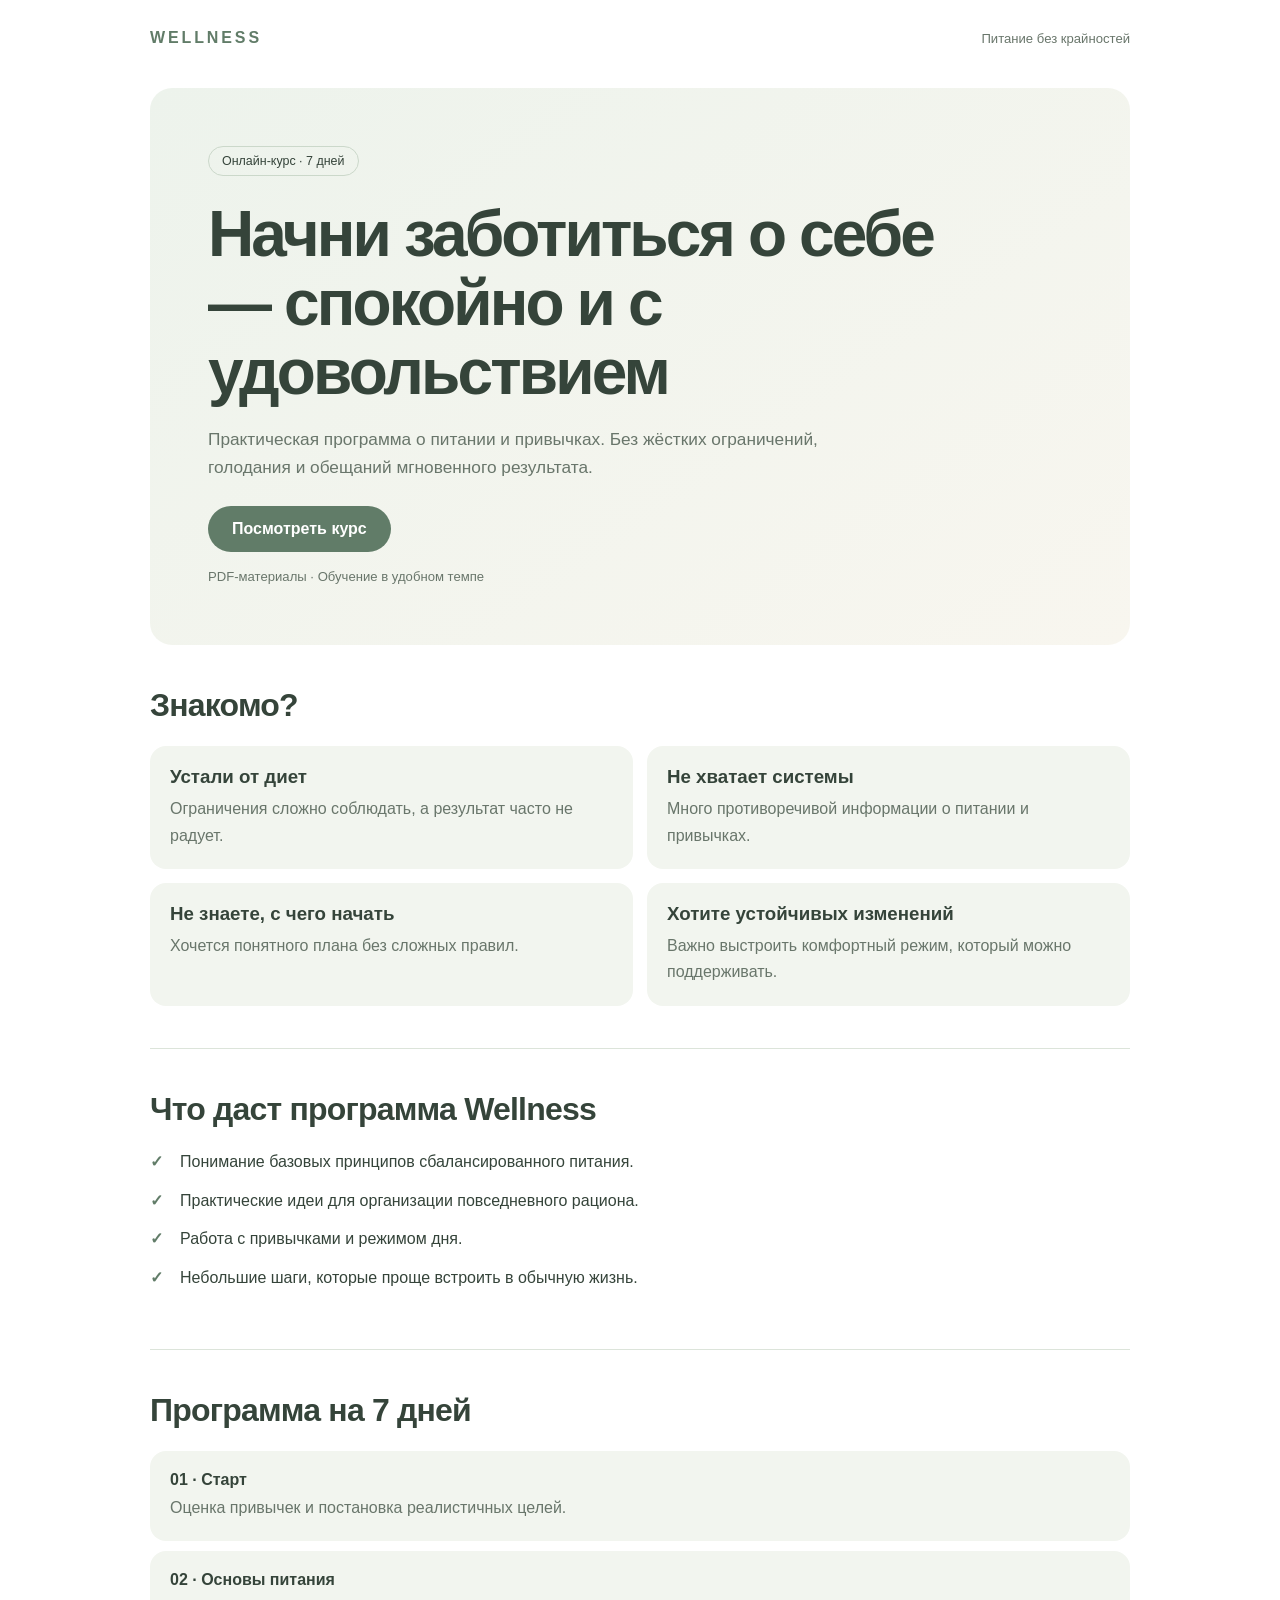
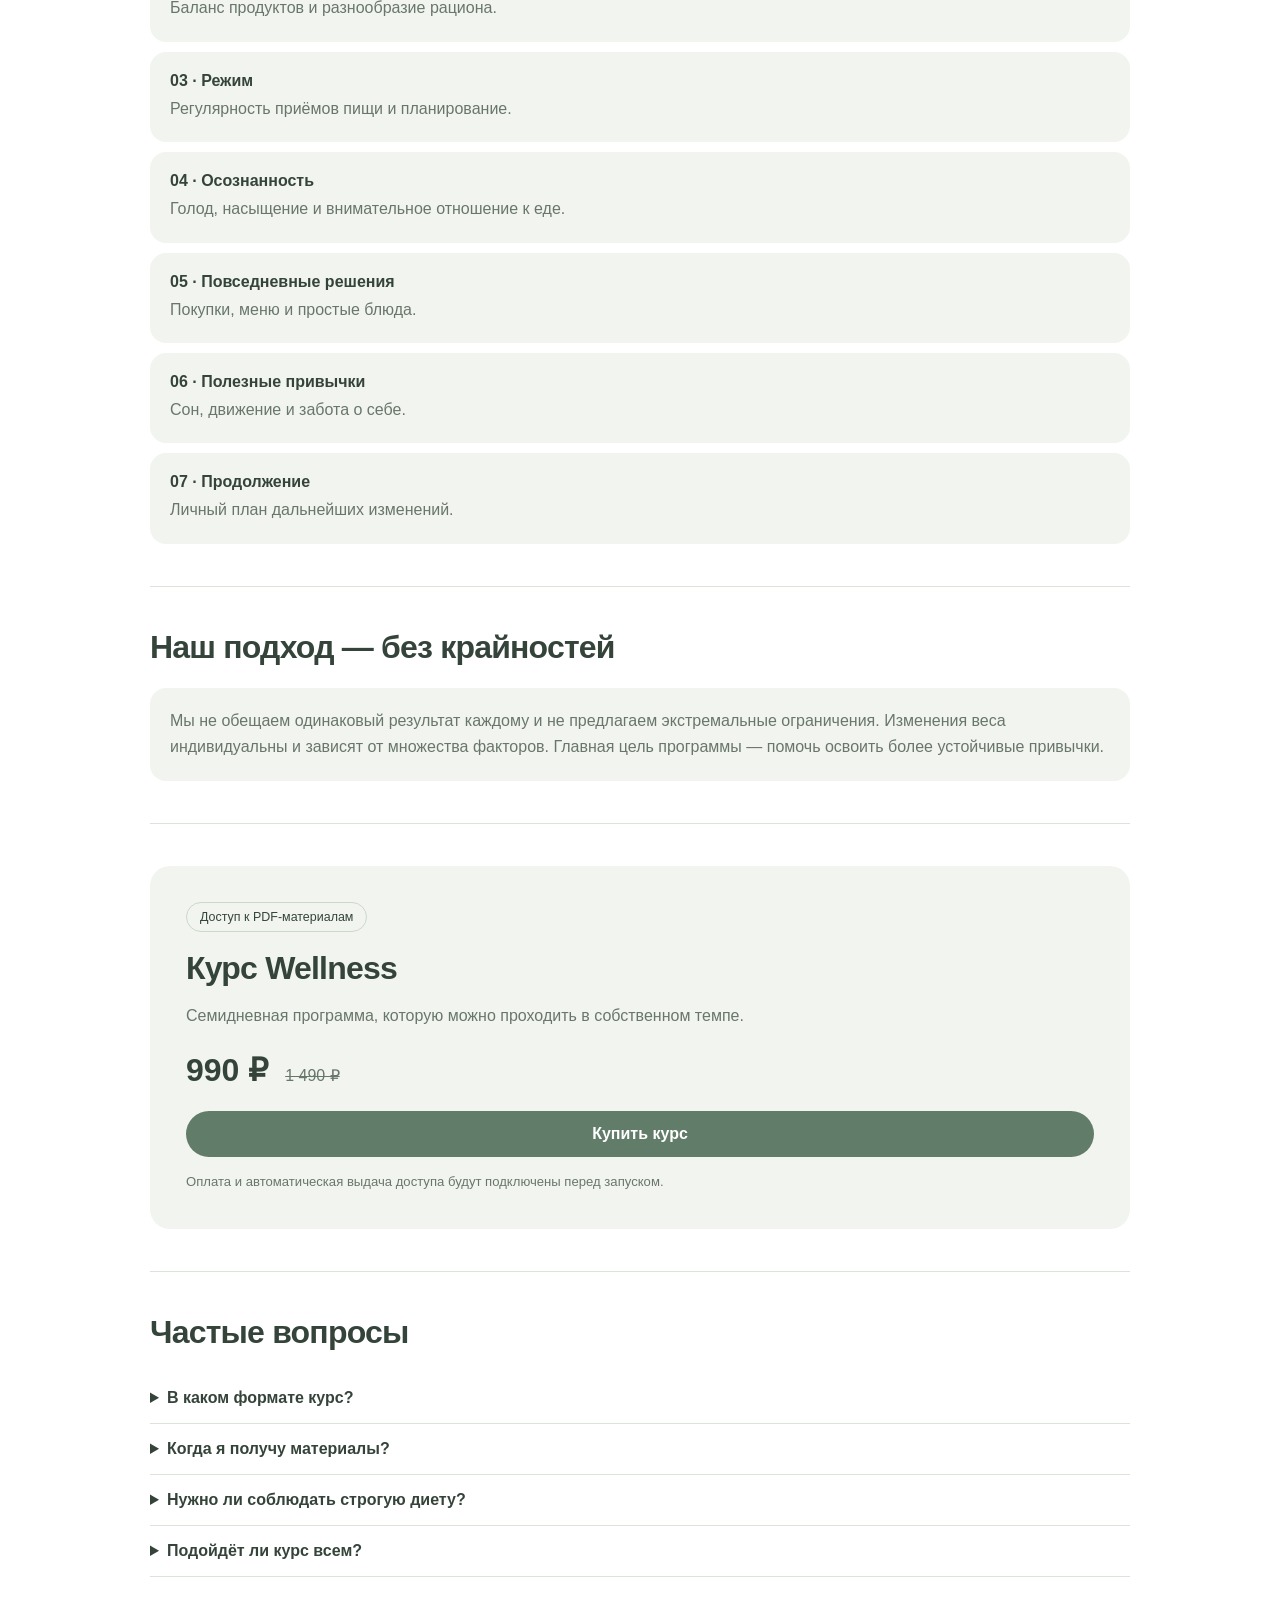
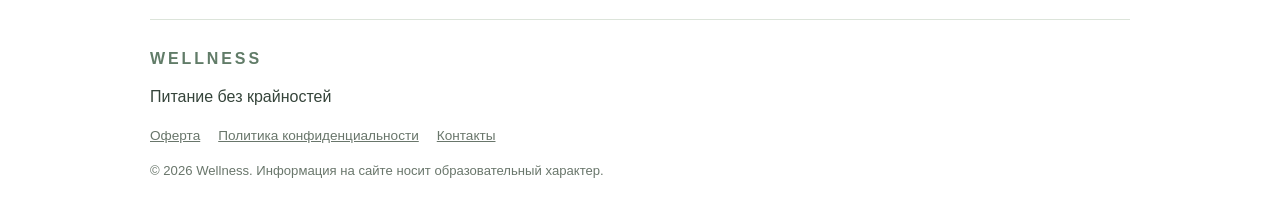
<file: index.html>
<!doctype html>
<html lang="ru">
<head>
  <meta charset="utf-8">
  <meta name="viewport" content="width=device-width, initial-scale=1">
  <meta name="theme-color" content="#edf3ec">
  <meta name="description" content="Wellness — практическая программа о питании и привычках без жёстких ограничений.">
  <title>Wellness — питание без крайностей</title>
  <link rel="stylesheet" href="assets/css/styles.css">
</head>
<body>
  <header class="site-header container">
    <a class="brand" href="#" aria-label="Wellness — главная">WELLNESS</a>
    <span class="tagline">Питание без крайностей</span>
  </header>

  <main>
    <section class="hero container">
      <span class="eyebrow">Онлайн-курс · 7 дней</span>
      <h1>Начни заботиться о себе — спокойно и с удовольствием</h1>
      <p class="lead">Практическая программа о питании и привычках. Без жёстких ограничений, голодания и обещаний мгновенного результата.</p>
      <a class="button" href="#course">Посмотреть курс</a>
      <p class="microcopy">PDF-материалы · Обучение в удобном темпе</p>
    </section>

    <section class="section container">
      <h2>Знакомо?</h2>
      <div class="grid grid-2">
        <article class="soft-card"><h3>Устали от диет</h3><p>Ограничения сложно соблюдать, а результат часто не радует.</p></article>
        <article class="soft-card"><h3>Не хватает системы</h3><p>Много противоречивой информации о питании и привычках.</p></article>
        <article class="soft-card"><h3>Не знаете, с чего начать</h3><p>Хочется понятного плана без сложных правил.</p></article>
        <article class="soft-card"><h3>Хотите устойчивых изменений</h3><p>Важно выстроить комфортный режим, который можно поддерживать.</p></article>
      </div>
    </section>

    <section class="section container">
      <h2>Что даст программа Wellness</h2>
      <ul class="check-list">
        <li>Понимание базовых принципов сбалансированного питания.</li>
        <li>Практические идеи для организации повседневного рациона.</li>
        <li>Работа с привычками и режимом дня.</li>
        <li>Небольшие шаги, которые проще встроить в обычную жизнь.</li>
      </ul>
    </section>

    <section class="section container">
      <h2>Программа на 7 дней</h2>
      <div class="program">
        <article><b>01 · Старт</b><p>Оценка привычек и постановка реалистичных целей.</p></article>
        <article><b>02 · Основы питания</b><p>Баланс продуктов и разнообразие рациона.</p></article>
        <article><b>03 · Режим</b><p>Регулярность приёмов пищи и планирование.</p></article>
        <article><b>04 · Осознанность</b><p>Голод, насыщение и внимательное отношение к еде.</p></article>
        <article><b>05 · Повседневные решения</b><p>Покупки, меню и простые блюда.</p></article>
        <article><b>06 · Полезные привычки</b><p>Сон, движение и забота о себе.</p></article>
        <article><b>07 · Продолжение</b><p>Личный план дальнейших изменений.</p></article>
      </div>
    </section>

    <section class="section container">
      <h2>Наш подход — без крайностей</h2>
      <div class="soft-card">
        <p>Мы не обещаем одинаковый результат каждому и не предлагаем экстремальные ограничения. Изменения веса индивидуальны и зависят от множества факторов. Главная цель программы — помочь освоить более устойчивые привычки.</p>
      </div>
    </section>

    <section class="section container" id="course">
      <div class="offer-card">
        <span class="eyebrow">Доступ к PDF-материалам</span>
        <h2>Курс Wellness</h2>
        <p>Семидневная программа, которую можно проходить в собственном темпе.</p>
        <div class="price">990 ₽ <span>1 490 ₽</span></div>
        <button class="button" id="buy-button" type="button">Купить курс</button>
        <p class="microcopy">Оплата и автоматическая выдача доступа будут подключены перед запуском.</p>
      </div>
    </section>

    <section class="section container">
      <h2>Частые вопросы</h2>
      <div class="faq">
        <details><summary>В каком формате курс?</summary><p>Материалы курса предоставляются в формате PDF. Их можно читать с телефона, планшета или компьютера.</p></details>
        <details><summary>Когда я получу материалы?</summary><p>После подключения платёжной системы материалы будут автоматически доступны после подтверждения оплаты.</p></details>
        <details><summary>Нужно ли соблюдать строгую диету?</summary><p>Нет. Программа ориентирована на сбалансированное питание и постепенное формирование привычек.</p></details>
        <details><summary>Подойдёт ли курс всем?</summary><p>Материалы носят информационно-образовательный характер и не заменяют индивидуальную медицинскую консультацию.</p></details>
      </div>
    </section>
  </main>

  <footer class="site-footer container">
    <a class="brand" href="#">WELLNESS</a>
    <p>Питание без крайностей</p>
    <nav aria-label="Юридическая информация">
      <a href="documents/offer.html">Оферта</a>
      <a href="documents/privacy.html">Политика конфиденциальности</a>
      <a href="mailto:">Контакты</a>
    </nav>
    <small>© <span id="year"></span> Wellness. Информация на сайте носит образовательный характер.</small>
  </footer>

  <dialog id="purchase-dialog" class="dialog">
    <div class="dialog-content">
      <button class="dialog-close" id="close-dialog" type="button" aria-label="Закрыть">×</button>
      <h2>Покупка курса</h2>
      <p>Платёжная система пока не подключена. После настройки Robokassa эта кнопка будет вести на защищённую оплату.</p>
      <button class="button" id="ok-dialog" type="button">Понятно</button>
    </div>
  </dialog>
  <script src="assets/js/main.js"></script>
</body>
</html>
</file>
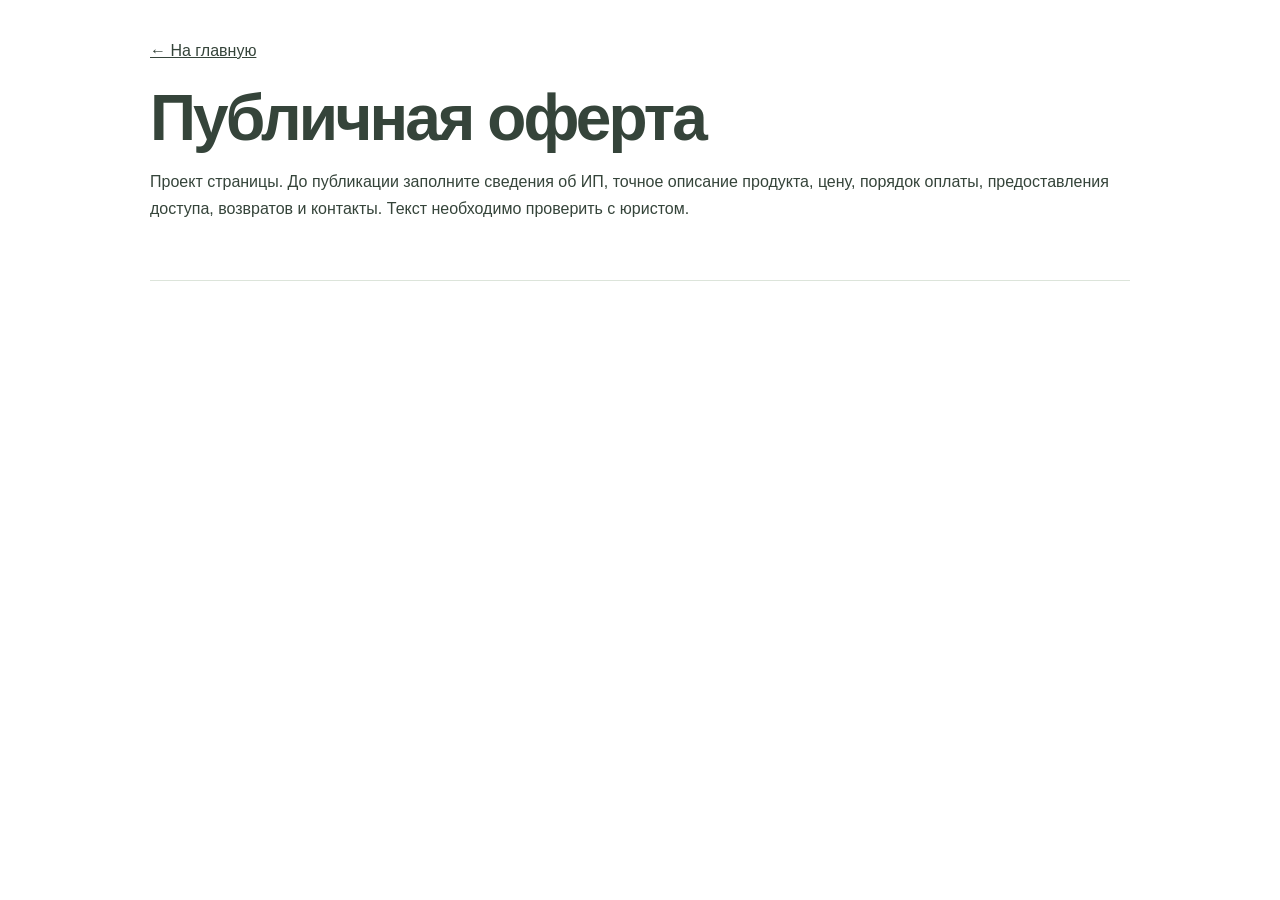
<file: documents/offer.html>
<!doctype html>
<html lang="ru"><meta charset="utf-8"><meta name="viewport" content="width=device-width,initial-scale=1">
<title>Публичная оферта — Wellness</title>
<link rel="stylesheet" href="../assets/css/styles.css">
<body><main class="container section"><a href="../index.html">← На главную</a><h1>Публичная оферта</h1><p>Проект страницы. До публикации заполните сведения об ИП, точное описание продукта, цену, порядок оплаты, предоставления доступа, возвратов и контакты. Текст необходимо проверить с юристом.</p></main></body></html>
</file>
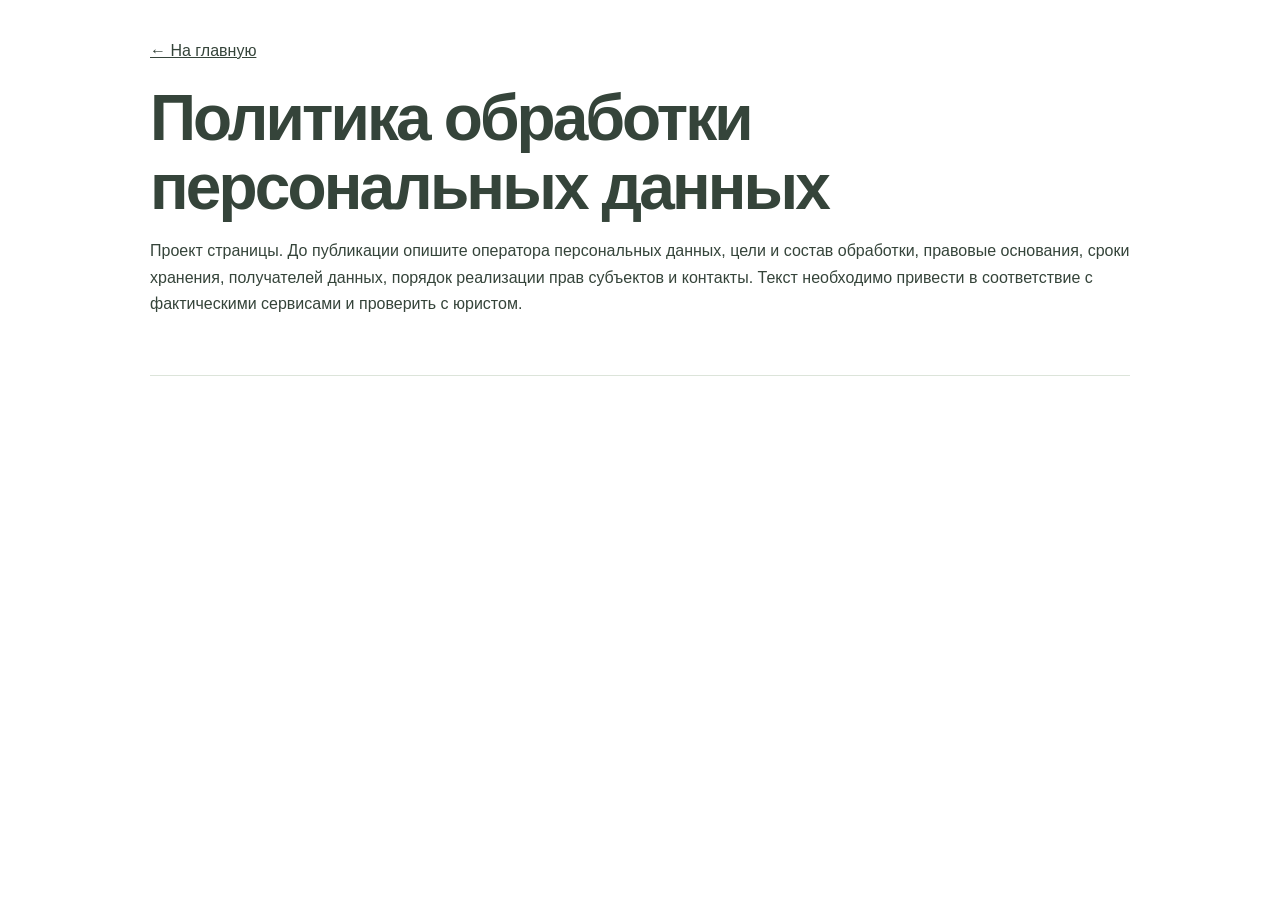
<file: documents/privacy.html>
<!doctype html>
<html lang="ru"><meta charset="utf-8"><meta name="viewport" content="width=device-width,initial-scale=1">
<title>Политика конфиденциальности — Wellness</title>
<link rel="stylesheet" href="../assets/css/styles.css">
<body><main class="container section"><a href="../index.html">← На главную</a><h1>Политика обработки персональных данных</h1><p>Проект страницы. До публикации опишите оператора персональных данных, цели и состав обработки, правовые основания, сроки хранения, получателей данных, порядок реализации прав субъектов и контакты. Текст необходимо привести в соответствие с фактическими сервисами и проверить с юристом.</p></main></body></html>
</file>
<file: assets/css/styles.css>
* { box-sizing: border-box; }
:root {
  color-scheme: light;
  --ink: #35443a;
  --muted: #69766b;
  --sage: #617c68;
  --pale: #edf3ec;
  --line: #dce4da;
  --card: #f2f5ef;
  --white: #fff;
}
html { scroll-behavior: smooth; }
body { margin: 0; color: var(--ink); background: #fff; font-family: Inter, -apple-system, BlinkMacSystemFont, "Segoe UI", sans-serif; }
a { color: inherit; }
.container { width: min(100% - 40px, 980px); margin-inline: auto; }
.site-header { min-height: 76px; display: flex; justify-content: space-between; align-items: center; gap: 16px; }
.brand { color: var(--sage); font-weight: 800; letter-spacing: .18em; text-decoration: none; }
.tagline, .microcopy, .site-footer small { color: var(--muted); font-size: .82rem; }
.hero { background: linear-gradient(145deg, var(--pale), #f8f6ef); border-radius: 22px; padding: clamp(28px, 6vw, 58px); margin-top: 12px; }
.eyebrow { display: inline-block; border: 1px solid #cbd8ca; border-radius: 999px; padding: 7px 13px; font-size: .78rem; }
h1 { max-width: 760px; margin: 24px 0 16px; font-size: clamp(2.2rem, 6vw, 4rem); line-height: 1.08; letter-spacing: -.045em; }
h2 { margin: 0 0 22px; font-size: clamp(1.6rem, 4vw, 2rem); letter-spacing: -.025em; }
h3 { margin: 0 0 8px; }
p { line-height: 1.65; }
.lead { max-width: 650px; color: var(--muted); font-size: 1.08rem; margin-bottom: 24px; }
.button { display: inline-flex; align-items: center; justify-content: center; border: 0; border-radius: 999px; background: var(--sage); color: white; text-decoration: none; padding: 14px 24px; font: inherit; font-weight: 650; cursor: pointer; }
.button:hover { filter: brightness(.94); }
.microcopy { margin: 14px 0 0; }
.section { padding-block: 42px; border-bottom: 1px solid var(--line); }
.grid { display: grid; gap: 14px; }
.grid-2 { grid-template-columns: repeat(2, minmax(0, 1fr)); }
.soft-card, .program article { padding: 20px; background: var(--card); border-radius: 16px; }
.soft-card p, .program p { color: var(--muted); margin: 0; }
.check-list { list-style: none; padding: 0; display: grid; gap: 14px; }
.check-list li { position: relative; padding-left: 30px; line-height: 1.55; }
.check-list li::before { content: "✓"; position: absolute; left: 0; color: var(--sage); font-weight: 800; }
.program { display: grid; gap: 10px; }
.program article b { display: block; margin-bottom: 6px; }
.offer-card { background: var(--card); border-radius: 20px; padding: clamp(22px, 5vw, 36px); }
.offer-card h2 { margin: 18px 0 8px; }
.offer-card > p { color: var(--muted); }
.price { font-size: 2rem; font-weight: 800; margin: 22px 0; }
.price span { color: var(--muted); font-size: 1rem; text-decoration: line-through; font-weight: 400; margin-left: 8px; }
.offer-card .button { width: 100%; }
.faq details { border-bottom: 1px solid var(--line); padding: 16px 0; }
.faq summary { cursor: pointer; font-weight: 650; }
.faq p { color: var(--muted); margin-bottom: 0; }
.site-footer { padding-block: 30px 42px; }
.site-footer nav { display: flex; flex-wrap: wrap; gap: 18px; margin: 18px 0; font-size: .85rem; }
.site-footer nav a { color: var(--muted); }
.dialog { border: 0; border-radius: 18px; width: min(92vw, 420px); padding: 0; box-shadow: 0 18px 60px #0003; }
.dialog::backdrop { background: #0006; }
.dialog-content { position: relative; padding: 28px; }
.dialog-content p { color: var(--muted); }
.dialog-close { position: absolute; right: 16px; top: 12px; border: 0; background: none; font-size: 1.5rem; cursor: pointer; }
@media (max-width: 600px) {
  .container { width: min(100% - 28px, 980px); }
  .site-header { min-height: 64px; }
  .tagline { font-size: .72rem; }
  .grid-2 { grid-template-columns: 1fr; }
  .section { padding-block: 32px; }
}
</file>
